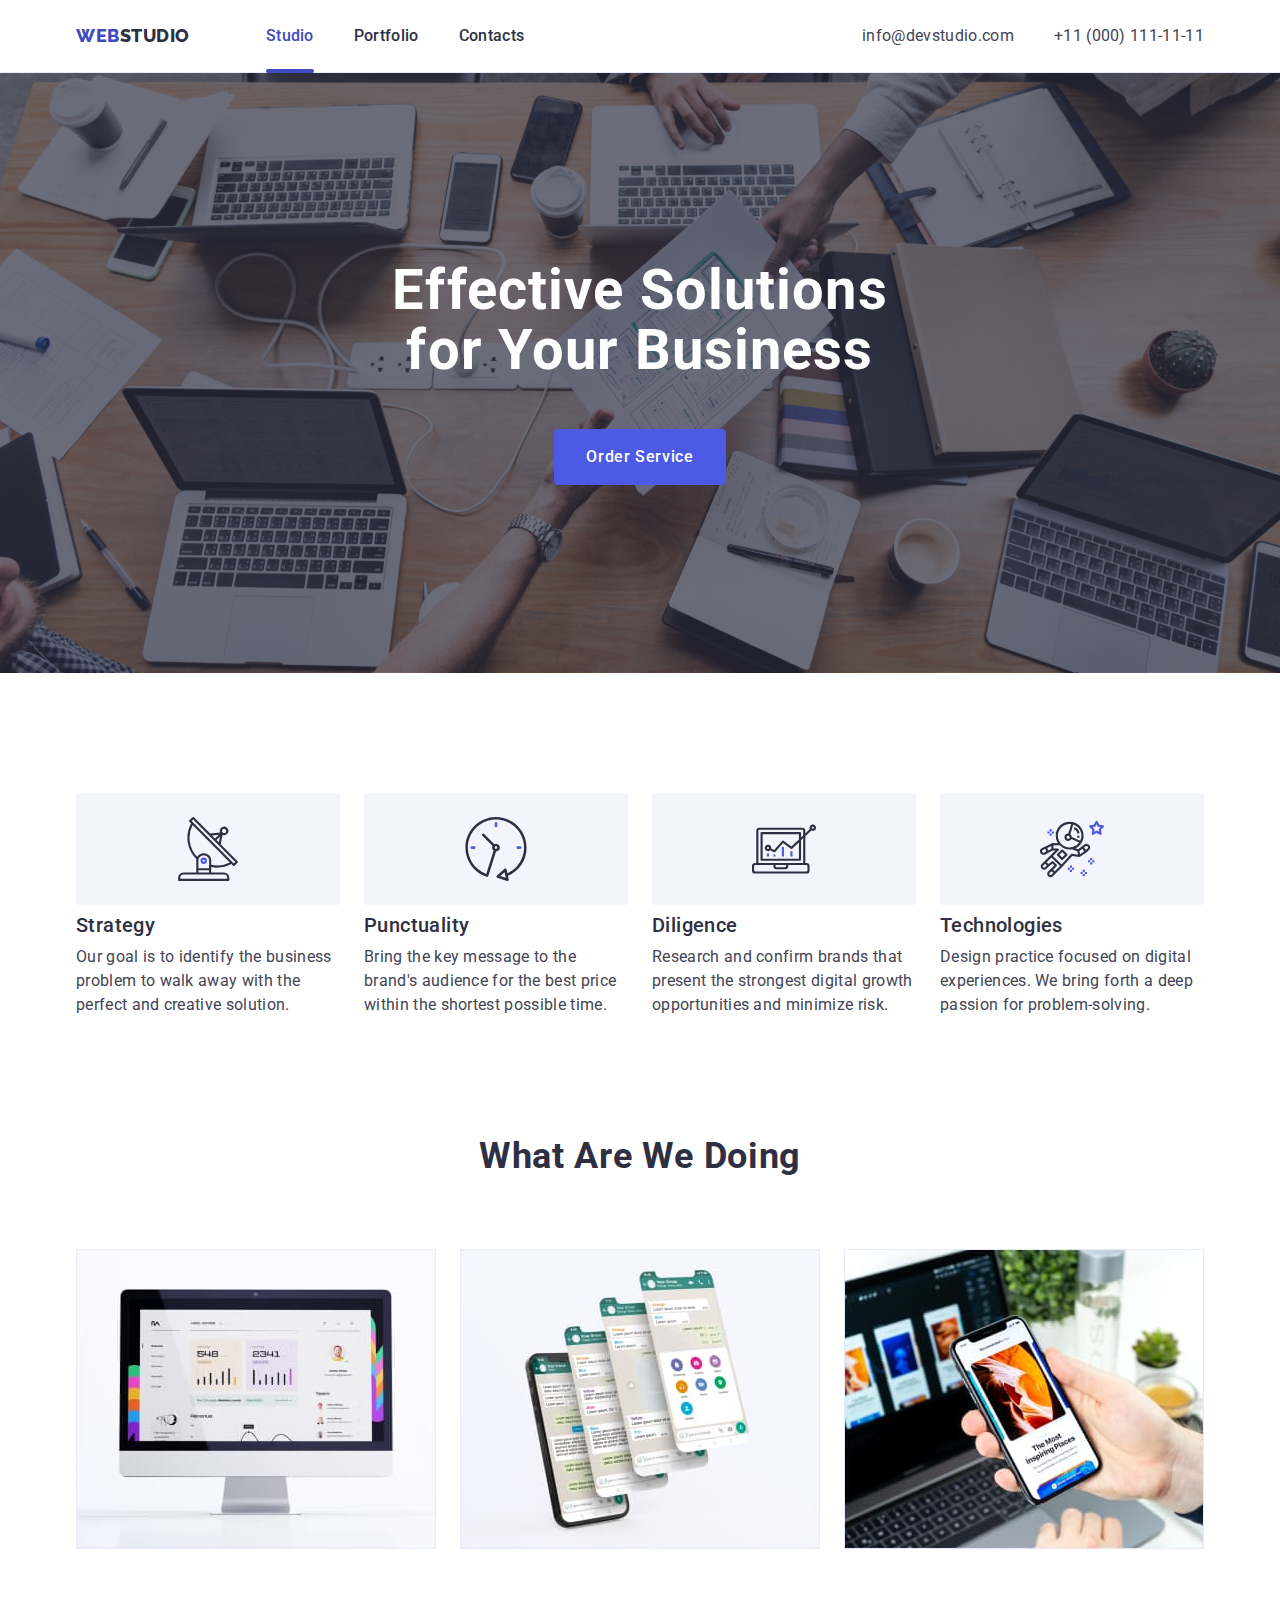
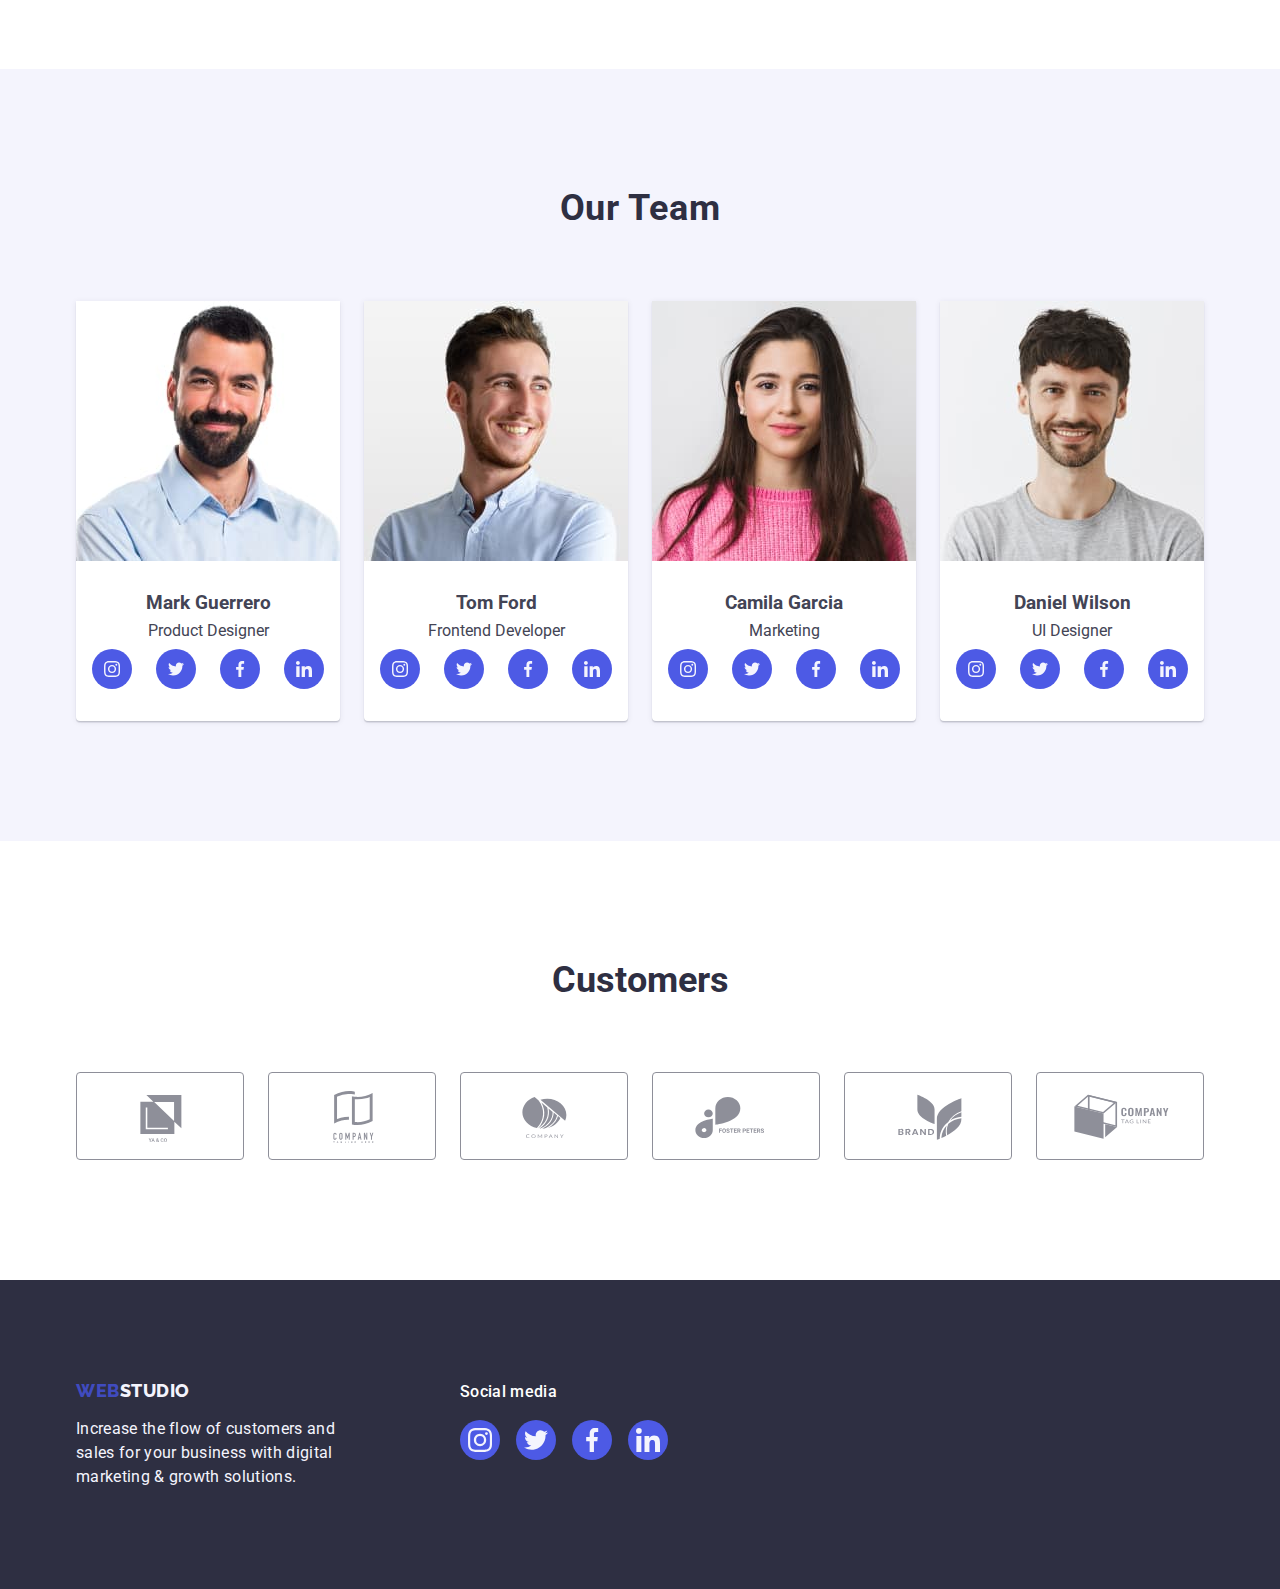
<file: index.html>
<!DOCTYPE html>
<html lang="en">
<head>
    <meta charset="UTF-8">
    <meta http-equiv="X-UA-Compatible" content="IE=edge">
    <meta name="viewport" content="width=device-width, initial-scale=1.0">
    <title>Main-Page</title>
    <link rel="preconnect" href="https://fonts.googleapis.com">
    <link rel="preconnect" href="https://fonts.gstatic.com" crossorigin>
    <link href="https://fonts.googleapis.com/css2?family=Raleway:wght@800&family=Roboto:wght@400;500;700;900&display=swap"
        rel="stylesheet">
        <link rel="stylesheet" href="https://cdnjs.cloudflare.com/ajax/libs/modern-normalize/1.1.0/modern-normalize.min.css">
    <link rel="stylesheet" href="./css/styles.css">
</head>
<body>
        <header class="page-header">
            <div class="container page-header-container">
                <nav class="page-navigation">
                <a class="logo link" href="./index.html">Web<span class="logo-st">Studio</span></a>
                <ul class="menu list">
                <li class="menu-item"><a class="menu-link link line" href="./index.html">Studio</a></li>
                <li class="menu-item"><a class="menu-link link" href="./portfolio.html">Portfolio</a></li>
                <li class="menu-item"><a class="menu-link link " href="">Contacts</a></li>
            </ul>
        </nav>
            
        <address class="header-contact-list">
                <ul class="contact-list list">
                <li><a class="contact-link link" href="mailto:info@devstudio.com">info@devstudio.com</a></li>
                <li><a class="contact-link link" href="tel:+110001111111">+11 (000) 111-11-11</a></li>
            </ul>
            
        </address></div>
                
        </header>
        <main>
                <section class="hero">
                    <div class="container">
                        <h1 class="text-hero">Effective Solutions <br>
            for Your Business</h1>
                <button class="button-hero button" type="button" data-modal-open>Order Service</button></div>
               
            </section>
            
            <!--Наш напрямок-->
                <section class="our-way">
                    <div class="container">
                        <h2 hidden class="our-way-text visually-hidden">features</h2>
                <ul class="our-direction list">
                    <li class="list-our-way">
                    
                            <div class="icon-item">
                                <svg  width="64" height="64">
                                <use href="./images/icons.svg#icon-antenna"></use>
                            </svg></div>
                            
                        
                        <h3 class="text-main-our-way">Strategy</h3>
                        <p class="text-minor-our-way">Our goal is to identify the business
                        problem to walk away with the perfect and creative solution.</p>
                    </li>
                    <li class="list-our-way">
                        
                            <div class="icon-item">
                                <svg  width="64" height="64">
                                <use href="./images/icons.svg#icon-clock"></use>
                            </svg></div>
                            
                        
                        <h3 class="text-main-our-way">Punctuality</h3>
                        <p class="text-minor-our-way">Bring the key message to the brand's audience for the best price within the shortest possible time.</p>
                    </li>
                    <li class="list-our-way">
                        <div class="icon-item">
                            <svg  width="64" height="64">
                                <use href="./images/icons.svg#icon-diagram"></use>
                            </svg></div>
                            
                        
                        <h3 class="text-main-our-way">Diligence</h3>
                        <p class="text-minor-our-way">Research and confirm brands that present the strongest digital growth opportunities and minimize risk.</p>
                    </li>
                    <li class="list-our-way">
                        <div class="icon-item">
                            <svg  width="64" height="64">
                                <use href="./images/icons.svg#icon-astronaut"></use>
                            </svg></div>
                            
                        
                        <h3 class="text-main-our-way">Technologies</h3>
                        <p class="text-minor-our-way">Design practice focused on digital experiences. We bring forth a deep passion for problem-solving.</p>
                    </li>
                </ul></div>
                

            </section>
            
            <!--Що ми робимо-->
                <section class="section-our-works">
                    <div class="container">
                        <h2 class="our-works">  What are we doing </h2>
                <ul class="list list-our-work">
                    <li class="our-works-photo"><img src="./images/what-we-are-douing/rectangle.jpg" alt="що ми робимо" 
                        width="360" 
                        height="300">
                    </li>
                    <li class="our-works-photo"><img src="./images/what-we-are-douing/rectangle1.jpg" alt="що ми робимо"
                        width="360"
                         height="300">
                    </li>
                    <li class="our-works-photo"><img src="./images/what-we-are-douing/rectangle2.jpg" alt="що ми робимо"
                        width="360" 
                        height="300"></li>
                </ul></div>
            </section>
            
           <!--Наша команда-->
            <section class="main-team section-our-team">
                <div class="container">
                    <h2 class="text-main-team">Our Team</h2>
                 <ul class="list list-our-team">
                    <li class="team-list-item">
                        <img src="./images/our-team/mark.jpg" alt="наша команда" width="264"
                         height="260">
                         <div class="team-name">
                            <h3 class="text-main-our-team">Mark Guerrero</h3>
                        <p class="text-minor-our-team">Product Designer</p>
                    <ul class="list social-list social-list-team">
                        <li class="social-list-item">
                            <a  href="" class="social-list-link social-list-link-team">
                                <svg class="icons-social" width="16"
                        height="16">
                                <use href="./images/icons.svg#icon-instagram">
                                </use>
                            </svg></a>
                        </li>
                        <li class="social-list-item">
                            <a href="" class="social-list-link social-list-link-team">
                                <svg class="icons-social" width="16"
                        height="16">
                                <use href="./images/icons.svg#icon-twitter"></use>
                            </svg></a>
                            
                        </li>
                        <li class="social-list-item">
                            <a href="" class="social-list-link social-list-link-team"><svg class="icons-social" width="16"
                        height="16">
                                <use href="./images/icons.svg#icon-facebook"></use>
                            </svg></a>
                            
                        </li>
                        <li class="social-list-item">
                            <a href="" class="social-list-link social-list-link-team"><svg class="icons-social" width="16"
                        height="16">
                                <use href="./images/icons.svg#icon-linkedin"></use>
                            </svg></a>
                           
                        </li>
                    </ul>
                    </div>
                        
                        </li>
                    
                    <li class="team-list-item">
                        <img src="./images/our-team/tom.jpg" alt="наша команда"
                        width="264" 
                        height="260">
                        <div class="team-name">
                            <h3 class="text-main-our-team">Tom Ford</h3>
                        <p class="text-minor-our-team">Frontend Developer</p>
                        <ul class="list social-list social-list-team">
                            <li class="social-list-item">
                                <a href="" class="social-list-link social-list-link-team">
                                    <svg class="icons-social" width="16" height="16">
                                        <use href="./images/icons.svg#icon-instagram">
                                        </use>
                                    </svg></a>
                            </li>
                            <li class="social-list-item">
                                <a href="" class="social-list-link social-list-link-team">
                                    <svg class="icons-social" width="16" height="16">
                                        <use href="./images/icons.svg#icon-twitter"></use>
                                    </svg></a>
                        
                            </li>
                            <li class="social-list-item">
                                <a href="" class="social-list-link social-list-link-team"><svg class="icons-social" width="16" height="16">
                                        <use href="./images/icons.svg#icon-facebook"></use>
                                    </svg></a>
                        
                            </li>
                            <li class="social-list-item">
                                <a href="" class="social-list-link social-list-link-team"><svg class="icons-social" width="16" height="16">
                                        <use href="./images/icons.svg#icon-linkedin"></use>
                                    </svg></a>
                        
                            </li>
                        </ul>
                    </div>
                        
                    </li>
                    
                    <li class="team-list-item"><img src="./images/our-team/camila.jpg" alt="наша команда"
                        width="264" 
                        height="260">
                        <div class="team-name">
                            <h3 class="text-main-our-team">Camila Garcia</h3>
                        <p class="text-minor-our-team">Marketing</p>
                        <ul class="list social-list social-list-team">
                            <li class="social-list-item">
                                <a href="" class="social-list-link social-list-link-team">
                                    <svg class="icons-social" width="16" height="16">
                                        <use href="./images/icons.svg#icon-instagram">
                                        </use>
                                    </svg></a>
                            </li>
                            <li class="social-list-item">
                                <a href="" class="social-list-link social-list-link-team">
                                    <svg class="icons-social" width="16" height="16">
                                        <use href="./images/icons.svg#icon-twitter"></use>
                                    </svg></a>
                        
                            </li>
                            <li class="social-list-item">
                                <a href="" class="social-list-link social-list-link-team"><svg class="icons-social" width="16" height="16">
                                        <use href="./images/icons.svg#icon-facebook"></use>
                                    </svg></a>
                        
                            </li>
                            <li class="social-list-item">
                                <a href="" class="social-list-link social-list-link-team"><svg class="icons-social" width="16" height="16">
                                        <use href="./images/icons.svg#icon-linkedin"></use>
                                    </svg></a>
                        
                            </li>
                        </ul>
                    </div>
                        
                    </li>
                    
                    <li class="team-list-item"><img src="./images/our-team/daniel.jpg" alt="наша команда"
                        width="264" 
                        height="260">
                        <div class="team-name">
                            <h3 class="text-main-our-team">Daniel Wilson</h3>
                        <p class="text-minor-our-team">UI Designer</p>
                        <ul class="list social-list social-list-team">
                            <li class="social-list-item">
                                <a href="" class="social-list-link social-list-link-team">
                                    <svg class="icons-social" width="16" height="16">
                                        <use href="./images/icons.svg#icon-instagram">
                                        </use>
                                    </svg></a>
                            </li>
                            <li class="social-list-item">
                                <a href="" class="social-list-link social-list-link-team">
                                    <svg class="icons-social" width="16" height="16">
                                        <use href="./images/icons.svg#icon-twitter"></use>
                                    </svg></a>
                        
                            </li>
                            <li class="social-list-item">
                                <a href="" class="social-list-link social-list-link-team"><svg class="icons-social" width="16" height="16">
                                        <use href="./images/icons.svg#icon-facebook"></use>
                                    </svg></a>
                        
                            </li>
                            <li class="social-list-item">
                                <a href="" class="social-list-link social-list-link-team"><svg class="icons-social" width="16" height="16">
                                        <use href="./images/icons.svg#icon-linkedin"></use>
                                    </svg></a>
                        
                            </li>
                        </ul>
                    </div>
                        
                    </li>
                    
                 </ul></div>
            </section>

          <!--Клієнти-->
            <section class="customers">
                <div class="container">
                    <h2 class="customers-main">Customers</h2>
                    <ul class="list customers-list">
                        <li class="customers-item"> 
                            <a class="customers-id" href=""> <svg class="customers-bt" width="104"
                            height="56">
                            <use href="./images/icons.svg#icon-Logo">
                            </use>
                        </svg></a></li>
                        <li class="customers-item">
                            <a class="customers-id" href=""> <svg class="customers-bt" width="104"
                            height="56">
                            <use  href="./images/icons.svg#icon-Logo1"></use>
                        </svg></a></li>
                        <li class="customers-item">
                             <a class="customers-id" href=""> <svg class="customers-bt" width="104"
                            height="56">
                            <use  href="./images/icons.svg#icon-Logo2"></use>
                        </svg></a></li>
                        <li class="customers-item"> 
                            <a class="customers-id" href=""> <svg class="customers-bt" width="104"
                            height="56">
                            <use  href="./images/icons.svg#icon-Logo3"></use>
                        </svg></a></li>
                        <li class="customers-item"> 
                            <a class="customers-id" href=""> <svg class="customers-bt" width="104"
                            height="56">
                            <use  href="./images/icons.svg#icon-Logo4"></use>
                        </svg></a></li>
                        <li class="customers-item">
                            <a class="customers-id" href=""> <svg class="customers-bt" width="104"
                            height="56">
                            <use  href="./images/icons.svg#icon-Logo5"></use>
                        </svg></a></li>
                    </ul>
                </div>

            </section>
            
        </main>
            <footer class="page-footer">
                <div class="container footer-container">
                    <div class="footer-item">
                        <a class="logo link logo-footer-page " href="./index.html">Web<span class="logo-footer">Studio</span></a>
            <p class="text-footer">Increase the flow of customers and sales for your business with digital marketing & growth solutions.</p>
                    </div>
                   
                    <div>
                         <p class="footer-icon-title">Social media</p> 
                        <ul class="list footer-socials  social-list">
                            <li class="social-list-item">
                                <a href="" class="social-list-link social-list-link-footer">
                                    <svg class="icons-social" width="24" height="24">
                                        <use href="./images/icons.svg#icon-instagram">
                                        </use>
                                    </svg></a>
                            </li>
                            <li class="social-list-item">
                                <a href="" class="social-list-link social-list-link-footer">
                                    <svg class="icons-social" width="24" height="24">
                                        <use href="./images/icons.svg#icon-twitter"></use>
                                    </svg></a>
                        
                            </li>
                            <li class="social-list-item">
                                <a href="" class="social-list-link social-list-link-footer"><svg class="icons-social" width="24" height="24">
                                        <use href="./images/icons.svg#icon-facebook"></use>
                                    </svg></a>
                        
                            </li>
                            <li class="social-list-item">
                                <a href="" class="social-list-link social-list-link-footer"><svg class="icons-social" width="24" height="24">
                                        <use href="./images/icons.svg#icon-linkedin"></use>
                                    </svg></a>
                        
                            </li>
                        </ul>

                    </div>
                    </div>
            
                
        </footer>
        <div class="backdrop is-hidden" data-modal>
            <div class="modal-window">
                <button type="button" class="modal-close-btn button" data-modal-close><svg class="modal-close-icon" width="8" height="8">
                    <use href="./images/icons.svg#icon-x-end"></use>
                </svg></button></div>

        </div>
        <script src="./js/modal.js"></script>
</body>
</html>
</file>
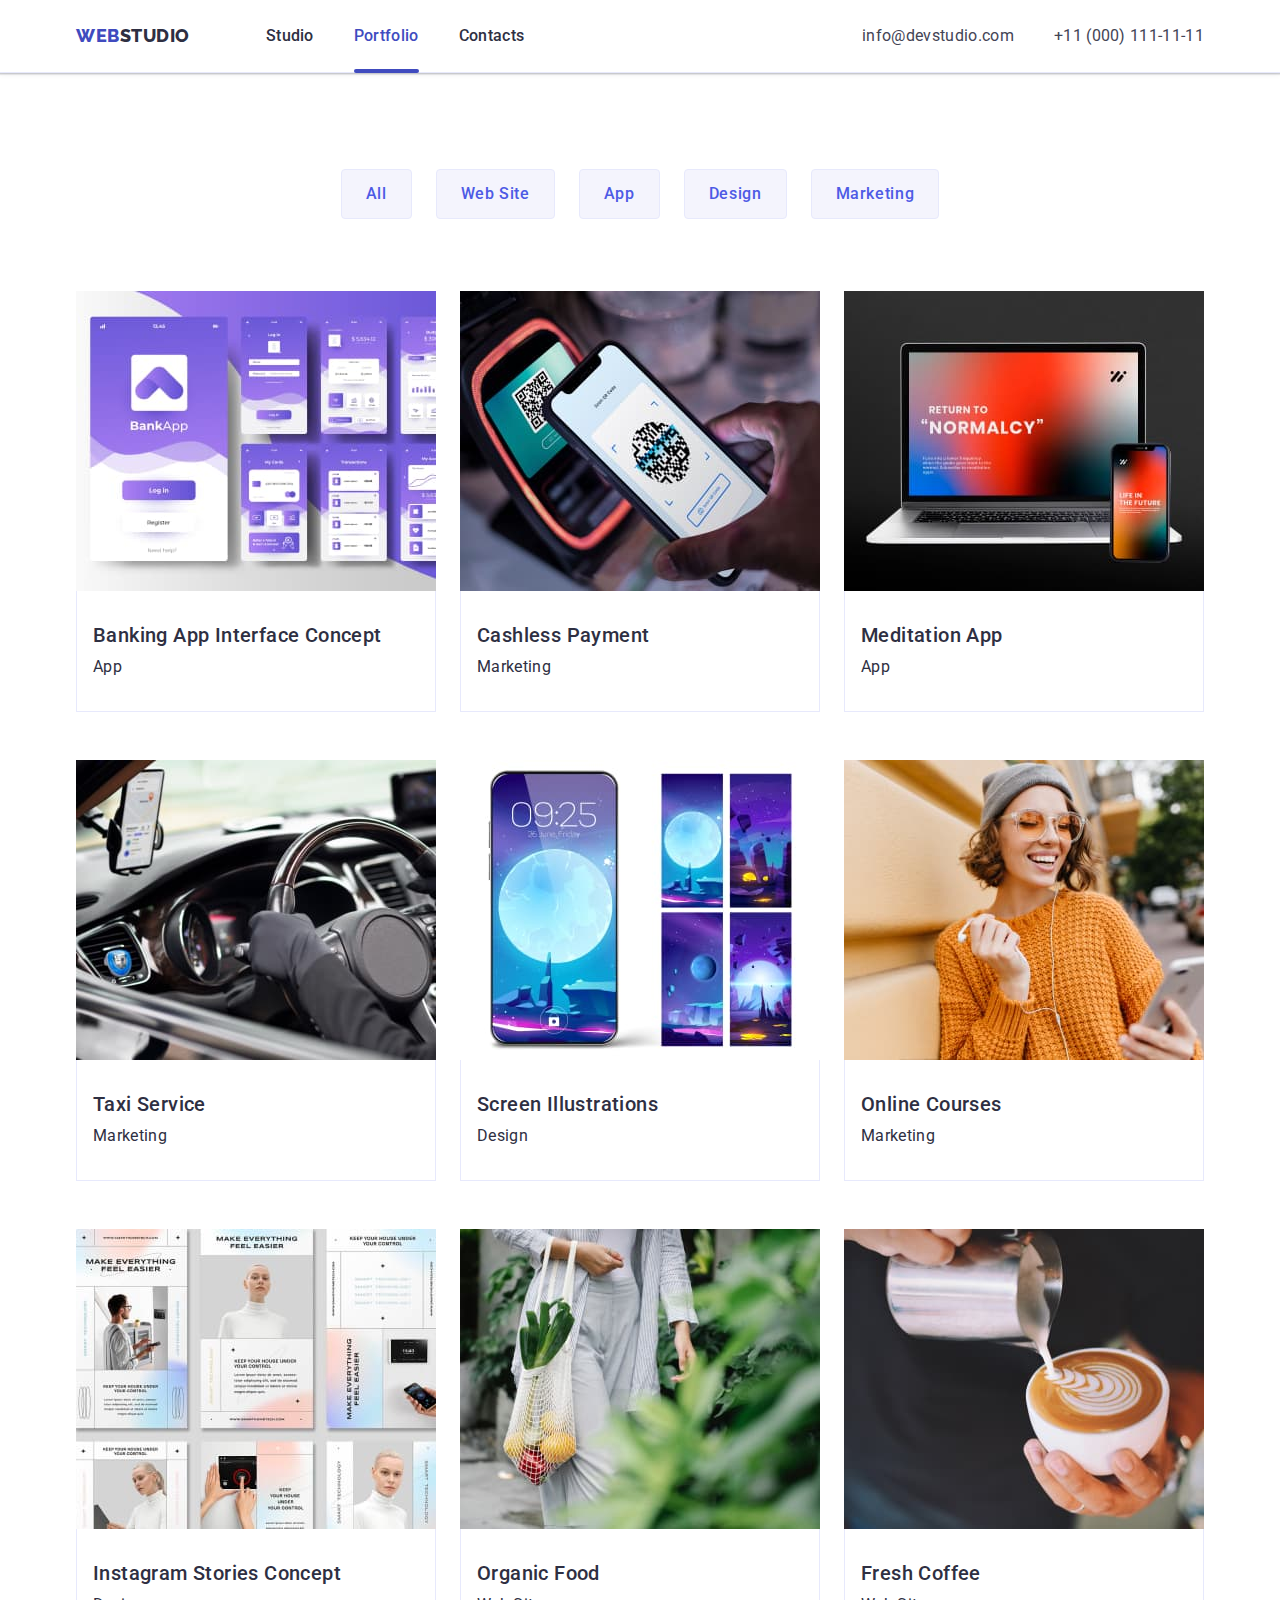
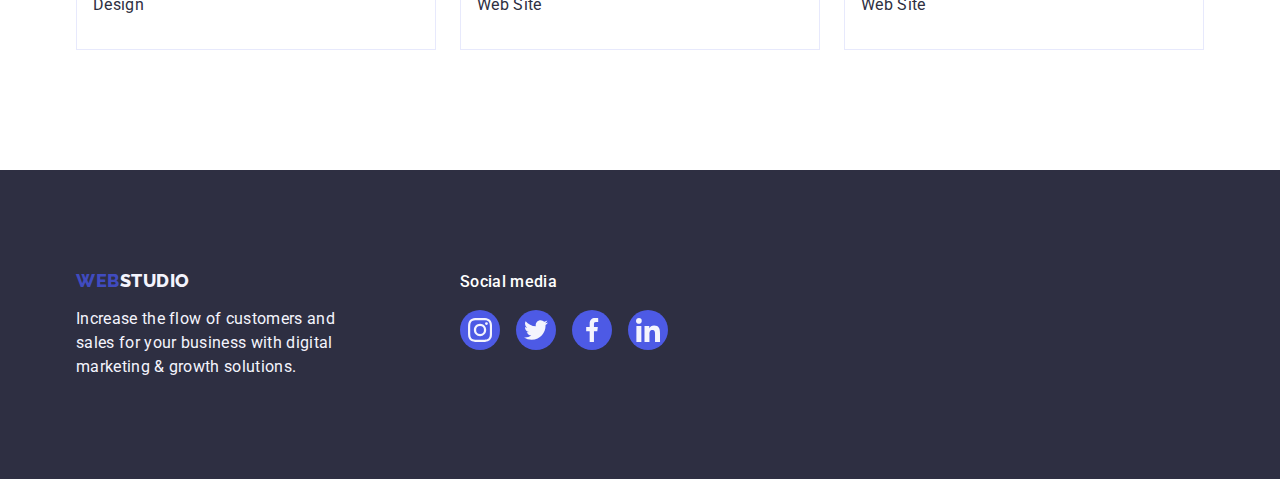
<file: portfolio.html>
<!DOCTYPE html>
<html lang="en">
<head>
    <meta charset="UTF-8">
    <meta http-equiv="X-UA-Compatible" content="IE=edge">
    <meta name="viewport" content="width=device-width, initial-scale=1.0">
    <title>Portfolio</title>
    <link rel="preconnect" href="https://fonts.googleapis.com">
    <link rel="preconnect" href="https://fonts.gstatic.com" crossorigin>
    <link href="https://fonts.googleapis.com/css2?family=Raleway:wght@800&family=Roboto:wght@400;500;700;900&display=swap"
        rel="stylesheet">
        <link rel="stylesheet" href="https://cdnjs.cloudflare.com/ajax/libs/modern-normalize/1.1.0/modern-normalize.min.css">
    <link rel="stylesheet" href="./css/styles.css">
</head>
<body>
    <header class="page-header">
        <div class="container page-header-container">
            <nav class="page-navigation">
            <a class="logo link" href="./index.html">Web<span class="logo-st">Studio</span></a>
            <ul class="menu list">
                <li class="menu-item"><a class="menu-link link" href="./index.html">Studio</a></li>
                <li class="menu-item"><a class="menu-link link line" href="./portfolio.html">Portfolio</a></li>
                <li class="menu-item"><a class="menu-link link " href="">Contacts</a></li>
            </ul>
        </nav>
        
        <address class="header-contact-list">
                <ul class="contact-list list">
                <li><a class="contact-link link" href="mailto:info@devstudio.com">info@devstudio.com</a></li>
                <li><a class="contact-link link" href="tel:+110001111111">+11 (000) 111-11-11</a></li>
            </ul>
            
        </address></div>
            
    </header>
    <main>
        <!--Портфоліо, фото, Кнопки, опис-->
        <section class="img-pf ">
            <div class="container">
                 <h1 class="hero-portfolio" hidden>PortfolioItems></h1>
            <ul class=" list list-portfolio-buttom">
                <li><button class="main-but-pf button button-pf" type="button">All</button></li>
                <li><button class="main-but-pf button button-pf" type="button">Web Site</button></li>
                <li><button class="main-but-pf button button-pf" type="button">App</button></li>
                <li><button class="main-but-pf button button-pf" type="button">Design</button></li>
                <li><button class="main-but-pf button button-pf" type="button">Marketing</button></li>
            </ul>
                <ul class="list list-portfolio">
                <li class="item">
                        <a class="link img-pf-item" href="">
                            <div class="employees-list-img-wrapper"><img class="" src="./images/Portfolio/bankingapp.jpg" alt="apps-photo"
                        width="360"
                        height="300"/> <p class="overlay">14 Stylish and User-Friendly App Design Concepts · Task Manager App · Calorie Tracker App · Exotic Fruit Ecommerce App ·
                        Cloud Storage App</p></div>
                        
                        <div class="list-pf">
                            <h2 class="text-main text-main-pf">Banking App Interface Concept</h2>
                    <p class="text-minor text-minor-pf">App</p></div>
                     </a>
                </li>
                <li class="item">
                    <a class="link img-pf-item" href="">
                        <div class="employees-list-img-wrapper"><img class="" src="./images/Portfolio/cashlesspayment.jpg" alt="marketing-photo" 
                        width="360"
                         height="300"> 
                        <p class="overlay">14 Stylish and User-Friendly App Design Concepts · Task Manager App · Calorie Tracker App · Exotic
                            Fruit Ecommerce App ·
                            Cloud Storage App</p></div>
                        
                         <div class="list-pf">
                            <h2 class="text-main text-main-pf">Cashless Payment</h2>
                        <p class="text-minor text-minor-pf">Marketing</p></div>
                         </a>
                </li>
                <li class="item">
                    <a class="link img-pf-item" href="">
                        <div class="employees-list-img-wrapper"><img class="" src="./images/Portfolio/meditationapp.jpg" alt="apps-photo"
                     width="360"
                        height="300">
                        <p class="overlay">14 Stylish and User-Friendly App Design Concepts · Task Manager App · Calorie Tracker App · Exotic
                            Fruit Ecommerce App ·
                            Cloud Storage App</p></div>
                         <div class="list-pf"><h2 class="text-main text-main-pf">Meditation App</h2>
                    <p class="text-minor text-minor-pf">App</p></div>
                     </a>
                    
                </li>
                <li class="item">
                    <a class="link img-pf-item" href="marketing"> 
                        <div class="employees-list-img-wrapper"><img class="" src="./images/Portfolio/taxiservice.jpg" alt="marketing-photo"
                     width="360"
                        height="300"> <p class="overlay">14 Stylish and User-Friendly App Design Concepts · Task Manager App · Calorie Tracker App · Exotic
                            Fruit Ecommerce App ·
                            Cloud Storage App</p></div>
                        
                         <div class="list-pf"><h2 class="text-main text-main-pf">Taxi Service</h2>
                    <p class="text-minor text-minor-pf">Marketing</p></div>
                    </a>
                    
                </li>
                <li class="item">
                    <a class="link img-pf-item" href="desing">
                        <div class="employees-list-img-wrapper"><img class="" src="./images/Portfolio/screenillustrations.jpg" alt="design-photo"
                     width="360"
                        height="300"> <p class="overlay">14 Stylish and User-Friendly App Design Concepts · Task Manager App · Calorie Tracker App · Exotic
                            Fruit Ecommerce App ·
                            Cloud Storage App</p></div>
                        
                        <div class="list-pf"><h2 class="text-main text-main-pf">Screen Illustrations</h2>
                    <p class="text-minor text-minor-pf">Design</p></div>
                     </a>
                    
                </li>
                <li class="item">
                    <a class="link img-pf-item" href=""> 
                        <div class="employees-list-img-wrapper"><img class="" src="./images/Portfolio/onlinecourse.jpg" alt="marketing-photo"
                     width="360"
                        height="300"> <p class="overlay">14 Stylish and User-Friendly App Design Concepts · Task Manager App · Calorie Tracker App · Exotic
                            Fruit Ecommerce App ·
                            Cloud Storage App</p></div>
                         <div class="list-pf"><h2 class="text-main text-main-pf">Online Courses</h2>
                    <p class="text-minor text-minor-pf">Marketing</p></div>
                    </a>
                    
                </li>
                <li class="item">
                    <a class="link img-pf-item" href=""> 
                        <div class="employees-list-img-wrapper"><img class="" src="./images/Portfolio/instagramstories.jpg" alt="design-photo"
                    width="360"
                        height="300"> <p class="overlay">14 Stylish and User-Friendly App Design Concepts · Task Manager App · Calorie Tracker App · Exotic
                            Fruit Ecommerce App ·
                            Cloud Storage App</p></div>
                         <div class="list-pf"><h2 class="text-main text-main-pf">Instagram Stories Concept</h2>
                    <p class="text-minor text-minor-pf">Design</p></div>
                     </a>
                    
                </li>
                <li class="item">
                    <a class="link img-pf-item" href=""> 
                        <div class="employees-list-img-wrapper"><img class="" src="./images/Portfolio/organicfood.jpg" alt="web-photo"
                    width="360"
                        height="300"> <p class="overlay">14 Stylish and User-Friendly App Design Concepts · Task Manager App · Calorie Tracker App · Exotic
                            Fruit Ecommerce App ·
                            Cloud Storage App</p></div>
                         <div class="list-pf"><h2 class="text-main text-main-pf">Organic Food</h2>
                    <p class="text-minor text-minor-pf">Web Site</p></div>
                    </a>
                    
                </li>
                <li class="item">
                    <a class="link img-pf-item" href="">
                        <div class="employees-list-img-wrapper"><img class="" src="./images/Portfolio/frechcoffe.jpg" alt="web-photo"
                    width="360"
                        height="300"> <p class="overlay">14 Stylish and User-Friendly App Design Concepts · Task Manager App · Calorie Tracker App · Exotic
                            Fruit Ecommerce App ·
                            Cloud Storage App</p></div>
                         <div class="list-pf"><h2 class="text-main text-main-pf">Fresh Coffee</h2>
                    <p class="text-minor text-minor-pf">Web Site</p></div>
                    </a>
                    
                </li>
            </ul>
            </div>
               
        </section>
    </main>
    <footer class="page-footer">
        <div class="container footer-container">
            <div class="footer-item">
                <a class="logo link logo-footer-page " href="./index.html">Web<span class="logo-footer">Studio</span></a>
                <p class="text-footer">Increase the flow of customers and sales for your business with digital marketing &
                    growth solutions.</p>
            </div>
    
            <div>
                <p class="footer-icon-title">Social media</p>
                <ul class="list footer-socials  social-list">
                    <li class="social-list-item">
                        <a href="" class="social-list-link social-list-link-footer">
                            <svg class="icons-social" width="24" height="24">
                                <use href="./images/icons.svg#icon-instagram">
                                </use>
                            </svg></a>
                    </li>
                    <li class="social-list-item">
                        <a href="" class="social-list-link social-list-link-footer">
                            <svg class="icons-social" width="24" height="24">
                                <use href="./images/icons.svg#icon-twitter"></use>
                            </svg></a>
    
                    </li>
                    <li class="social-list-item">
                        <a href="" class="social-list-link social-list-link-footer"><svg class="icons-social" width="24"
                                height="24">
                                <use href="./images/icons.svg#icon-facebook"></use>
                            </svg></a>
    
                    </li>
                    <li class="social-list-item">
                        <a href="" class="social-list-link social-list-link-footer"><svg class="icons-social" width="24"
                                height="24">
                                <use href="./images/icons.svg#icon-linkedin"></use>
                            </svg></a>
    
                    </li>
                </ul>
    
            </div>
        </div>
    
    
    </footer>
    
</body>
</html>
</file>
<file: css/styles.css>
:root {
    --previous-color-text: #2E2F42;
    --secondary-color-text: #434455;
    --third-color-text:#FFFFFF; 
    --footer-text-color:#F4F4FD;
    --button-color-text: #4D5AE5;
    --button-color-bg: #F4F4FD;
    --main-background-color: #FFFFFF;
    --hero-background-color:#2E2F42;
    --main-but-pf-border:#e7e9fc;
    --menu-contact-link-color:#404BBF;
    --transition-duration-and-func: 250ms cubic-bezier(0.4, 0, 0.2, 1); }


h1,
h2,
h3,
h4,
p { margin-top: 0;
margin-bottom: 0;}
ul,
ol {margin-top: 0;
margin-bottom: 0;
padding-left: 0;}

img {display: block;}


body {font-family: 'Roboto', sans-serif;
color: var(--secondary-color-text);
background-color: var(--main-background-color);}

.list {list-style: none;}

.link{text-decoration: none;}

.button{cursor: pointer;}

.logo {font-family: 'Raleway',sans-serif;
font-weight: 800;
font-size: 18px;
letter-spacing: 0.03em;
line-height: 1.17;
margin-right: 76px;}

.logo {color: #404bbf;
text-transform: uppercase;}

.logo-st {color: #2E2F42;}

.header-contact-list{font-style:normal;}

.contact-link {font-size: 16px;
line-height: 1.5;
letter-spacing: 0.02em;
 padding: 24px 0;
margin-left: auto;
color: var(--secondary-color-text);
transition: color var(--transition-duration-and-func);}

.contact-link:hover,
.contact-link:focus{color: var(--menu-contact-link-color);}

.menu-link {
     position: relative;
    font-weight: 500;
font-size: 16px;
line-height: 1.5;
letter-spacing: 0.02em;
padding: 24px 0;
display: block;
color: #2e2f42;
transition: color var(--transition-duration-and-func);
}


.menu-link:hover,
.menu-link:focus{color: var(--menu-contact-link-color);}

.line::after{
   position: absolute;
    content: "";
    bottom: -1px;
        left: 0px;
    display: block;
    width: 100%;
        height: 4px;
        border-radius: 2px;
        background-color:#404BBF;
}

.line{
color: #404bbf;
}




.menu-link:hover,
.menu-link:focus{
    transition: transform;
}


.button-hero:hover,
.button-hero:focus{background-color: #404BBF; }

/* ================= HEADER ================= */
.page-header {display: flex;
align-items: center;
border-bottom: 1px solid #e7e9fc;
box-shadow:0px 2px 1px rgba(46, 47, 66, 0.08),
    0px 1px 1px rgba(46, 47, 66, 0.16),
    0px 1px 6px rgba(46, 47, 66, 0.08);
}

.page-header-container {display: flex;
align-items: center;
justify-content: space-between;}



.contact-list {display: flex;
align-items: center;
gap: 40px;}

.page-navigation {display: flex;
align-items: center;}

.menu {display: flex;
gap: 40px;}

/* ================= HERO ================= */


/*line::after {
    content: "";
    width: 100%;
    height: 4px;
    left: 0;
    bottom: 0;
    display: block;
    background-color: var(--button-h-f);
    border-radius: 2px;
    transition: var(--curent-color);
    margin-top: 24px;}*/


/*наш напрямок*/

.page-our-way {display: flex;
align-items: center;}

.list-our-way{width: calc((100% - 72px) / 4);}

.our-way-text{margin-bottom: 8px;}

.our-way{
padding-top: 120px;
padding-bottom: 120px;}

.our-direction {display: flex;
gap: 24px;}


/*наш напрямок*/

.icon-item {display: flex;
align-items: center;
height: 112px;
justify-content:center;
background: #F4F4FD;
border-radius: 4px;
margin-bottom: 8px;}



.text-main-our-way {font-weight: 500;
font-size: 20px;
line-height: 1.2;
letter-spacing: 0.02em;
margin-bottom: 8px;
color: var(--previous-color-text);}

.text-minor-our-way{
font-size: 16px;
line-height: 1.5;
letter-spacing: 0.02em;
color: var(--secondary-color-text);}

.visually-hidden {position: absolute;
white-space: nowrap;
width: 1px;
height: 1px;
overflow: hidden;
border: 0;
padding: 0;
clip: rect(0 0 0 0);
clip-path: inset(50%);
margin: -1px;}


.container{
width: 1158px;
margin-left: auto;
margin-right: auto;
padding-left: 15px;
padding-right: 15px;}


.text-hero{
font-weight: 700;
font-size: 56px;
line-height: 1.07;
letter-spacing: 0.02em;
text-align: center;
color: var(--third-color-text);
margin-left: auto;
margin-right: auto;
max-width: 496px;}

/*секція-герой-головна*/

.hero{
text-align: center;
padding: 188px 0 188px 0;
background-image: linear-gradient(rgba(46, 47, 66, 0.7), rgba(46, 47, 66, 0.7)), url('../images/people-office.jpg');
background-repeat: no-repeat;
background-position: center; 
background-size: cover;
max-width: 1440px;
margin-left: auto;
margin-right: auto;
background-color:var(--hero-background-color);}

/*кнопка-головна*/

.button-hero{
display: block;
min-width: 169px;
margin-left: auto;
margin-right: auto;
font-family: 'Roboto', sans-serif;
font-weight: 500;
font-size: 16px;
line-height: 1.5;
letter-spacing: 0.04em;
padding: 16px 32px;
border: none;
border-radius: 4px ;
color: #FFFFFF;
background-color: #4D5AE5;
transition: background-color 250ms cubic-bezier(0.4, 0, 0.2, 1);}


/*головний текст на банері*/

.text-hero{
margin-bottom: 48px;
color: var(--third-color-text);}


/*Що ми робимо*/

.list-our-work{
display: flex;
gap: 24px;}

.section-our-works {
padding-bottom: 120px;}

.our-works-photo{
 
}

.our-works{
font-weight: 700;
font-size: 36px;
line-height: 1.11;
text-align: center;
letter-spacing: 0.02em;
text-transform: capitalize;
margin-bottom: 72px;
color: var(--previous-color-text);}

/*Наша команда*/

.team-name{
padding: 32px 0;
text-align: center;}

.text-main-our-team{
}

.text-minor-our-team{
margin-top: 8px;}

.section-our-team{
padding-bottom: 120px;
padding-top: 120px;}

.list-our-team{
display: flex;
gap: 24px;
align-items: center;}

.team-list-item{
box-shadow: 0px 1px 6px rgba(46, 47, 66, 0.08),
    0px 1px 1px rgba(46, 47, 66, 0.16),
    0px 2px 1px rgba(46, 47, 66, 0.08);;
border-radius: 0px 0px 4px 4px;}


.text-main-team{
font-weight: 700;
font-size: 36px;
line-height: 1.11;
text-align: center;
letter-spacing: 0.02em;
text-transform: capitalize;
margin-bottom:72px;
color: var(--previous-color-text);}

.main-team{
background: #F4F4FD;}

.social-list{
display: flex;
justify-content: center;
gap: 24px;}

.social-list-link-team:hover ,
.social-list-link-team:focus {background-color:  #404BBF;}

.social-list-item{
width: 40px;
height: 40px;}

.social-list-team{
margin-top: 8px;}

.social-list-link{
display: flex;
align-items: center;
justify-content: center;
width: 100%;
height: 100%;
border-radius: 50%;
background-color:#4D5AE5;
transition: background-color 250ms cubic-bezier(0.4, 0, 0.2, 1);}

.our-team-icons{
display: flex;
align-items: center;
padding: 0px;
gap: 24px;
width: 232px;
height: 40px;}

.icons-social{
fill: #F4F4FD;}


/* Клієнти*/

.customers{
    padding-top: 120px;
    padding-bottom: 120px;
}

.customers-main{
display: flex;
align-items: center;
justify-content: center;
font-family: 'Roboto' sans-serif;
font-style: normal;
font-weight: 700;
font-size: 36px;
line-height: 1.1;
margin-bottom: 72px;
color: var(--previous-color-text);}

.customers-list{
display: flex;
flex-direction: row;
align-items: flex-start;
align-items: center;
justify-content:center;
padding: 0px;
gap: 24px;
margin-top: 72px;}

.customers-id{
display: flex;
align-items: center;
justify-content: center;
border: 1px solid rgb(142, 143, 153);
border-radius: 4px;
color: rgb(142, 143, 153);
height: 100%;
width: 100%;
transition: border-color 250ms cubic-bezier(0.4, 0, 0.2, 1),
    color 250ms cubic-bezier(0.4, 0, 0.2, 1);
}

.customers-item{
width: calc((100% - 120px) / 6);
height: 88px;}

.customers-bt{fill: currentColor;}

.customers-id:hover,
.customers-id:focus{border-color: rgb(64, 75, 191);color:rgb(64, 75, 191);;}

        
/*текст футера*/
.footer-item{
margin-right: 120px;}

.footer-container{
display: flex;
flex-direction: row;
align-items: baseline;}

.footer-icon-title{
font-family: 'Roboto'sans-serif;
font-style: normal;
font-weight: 500;
font-size: 16px;
line-height: 24px;
letter-spacing: 0.02em;
margin-bottom: 16px;
color: var(--third-color-text);}

.social-list-link-footer {
    
    
}
.social-list-link-footer:hover,
.social-list-link-footer:focus{ background-color: rgb(49, 208, 170);;}

.footer-socials{margin-top: 16px;
gap: 16px;}
    



.text-footer{
font-size: 16px;
line-height: 1.5;
letter-spacing: 0.02em;
max-width: 264px;
color: var(--footer-text-color);}

.page-footer{
padding-top: 100px ;
padding-bottom: 100px ;
background-color: #2e2f42;}

.logo-footer{color: #F4F4FD;}

.logo-footer-page{
margin-bottom: 16px;
display: inline-block;}

.backdrop{
    position: fixed;
    top: 0;
    left: 0;
    width: 100%;
    height: 100%;
    transition: opacity 250ms cubic-bezier(0.4, 0, 0.2, 1), visibility 250ms cubic-bezier(0.4, 0, 0.2, 1);
    background-color: rgba(46, 47, 66, 0.4);;
}

.modal-window{
    transition: transform 250ms cubic-bezier(0.4, 0, 0.2, 1);
    position: absolute;
    top: 50%;
    left: 50%;
    transform: translate(-50%, -50%) scale(1) rotate(1turn);
    width: 408px;
    min-height: 576px;
    height: 584px;
    background-color: rgb(252, 252, 252);
    border-radius: 4px;
    box-shadow: 0px 1px 1px rgba(0, 0, 0, 0.14),
        0px 1px 3px rgba(0, 0, 0, 0.12),
        0px 2px 1px rgba(0, 0, 0, 0.2);;
    
}

    .modal-close-btn{
    position: absolute;
    top: 24px;
    right: 24px;
    display: flex;
    align-items: center;
    justify-content: center;
    border-radius: 50%;
    width: 24px;
    height: 24px;
    padding: 0;
    color: rgb(46, 47, 66);
    background: rgb(231, 233, 252);
    border: 1px solid rgba(0, 0, 0, 0.1);
    transition: background-color 250ms cubic-bezier(0.4, 0, 0.2, 1),
        border 250ms cubic-bezier(0.4, 0, 0.2, 1);
    }

    .modal-close-btn:hover ,
    .modal-close-btn:focus{
        border: none;
        color: rgb(255, 255, 255);
        background-color: rgb(64, 75, 191);
    }

    .modal-close-icon{
       
        fill: currentColor;
         transition: fill 250ms cubic-bezier(0.4, 0, 0.2, 1);
    }

    .is-hidden{
        opacity: 0;
        visibility: hidden;
        pointer-events: none;
    }

    .backdrop.is-hidden .modal-window{
    transform: translate(-50%, -50%) scale(1.5) ;
    }


/*кнопки-портфоліо*/

.button-pf{color: #4D5AE5;}
.main-but{
font-family: 'Roboto',sans-serif;
font-style: normal;
font-weight: 500;
font-size: 16px;
line-height: 1.5;
display: flex;
align-items: center;
text-align: center;
letter-spacing: 0.04em;
color: var(--button-color-text);
background-color: var(--button-color-bg);}

/* Портфоліо*/
.employees-list-img-wrapper{
    position: relative;
    overflow: hidden;
}

.img-pf-item:hover .overlay,
.img-pf-item:focus .overlay{
    transform: translateY(0%);
}

.overlay{
    position: absolute;
    top: 0;
    left: 0;
    width: 100%;
    height: 100%;
    font-family: 'Roboto',sans-serif;
    font-style: normal;
    font-weight: 400;
    font-size: 16px;
    line-height: 24px;
    letter-spacing: 0.02em;
    padding: 40px 32px;
    color: rgb(244, 244, 253);
    background: rgb(77, 90, 229);
    overflow: auto;
    transform: translate(0px,100%);
    transition:transform 250ms cubic-bezier(0.4, 0, 0.2, 1);
}

.pf-main-but{padding: 72px;}

.text-main-pf{
font-weight: 500;
font-size: 20px;
line-height: 1.2;
letter-spacing: 0.02em;
margin-bottom: 8px;
color: var(--previous-color-text);}

.text-minor{
       
}


.text-minor-pf{
margin-top: 8px;
font-size: 16px;
line-height: 1.5;
letter-spacing: 0.02em;
color: var(--previous-color-text);}


.list-portfolio-buttom{
display: flex;
gap: 24px;
justify-content: center;
margin-bottom: 72px;}

.item {flex-basis: calc((100% - 48px) / 3);}


.button-pf{
align-items: center;
text-align: center;      
letter-spacing: 0.04em;
padding: 12px 24px;
border: 1px;
border-radius: 4px;
flex-direction: row;}

.list-portfolio{
display: flex;
flex-wrap: wrap;
gap: 24px;
row-gap: 48px;}

.list-pf{
border-width: 1px ;
border-style: solid ;
border-top: none;
border-color: #E7E9FC;
padding: 32px 16px;}

.hero-portfolio{
    
}

.img-pf-item{
    display: block;
    transition: box-shadow 250ms cubic-bezier(0.4, 0, 0.2, 1);
}

.img-pf-item:hover,
.img-pf-item:focus{
    box-shadow: 0px 1px 6px rgba(46, 47, 66, 0.08),
        0px 1px 1px rgba(46, 47, 66, 0.16),
        0px 2px 1px rgba(46, 47, 66, 0.08);;
}

.img-pf{
padding-top: 96px;
padding-bottom: 120px;}


.main-but-pf{
font-family: 'Roboto', sans-serif;
font-style: normal;
font-weight: 500;
font-size: 16px;
line-height: 1.5;
display: flex;
align-items: center;
text-align: center;
letter-spacing: 0.04em;
border: 1px solid var(--main-but-pf-border);
color: var(--button-color-text);
background-color: var(--button-color-bg);
transition: color 250ms cubic-bezier(0.4, 0, 0.2, 1),
    background-color 250ms cubic-bezier(0.4, 0, 0.2, 1),
    border-color 250ms cubic-bezier(0.4, 0, 0.2, 1),
    box-shadow 250ms cubic-bezier(0.4, 0, 0.2, 1);
}

.team-list-item{ background-color: var(--main-background-color);}

.main-but-pf:hover,
.main-but-pf:focus{
box-shadow: 0px 3px 1px rgba(0, 0, 0, 0.1),
    0px 2px 1px rgba(0, 0, 0, 0.08),
    0px 2px 2px rgba(0, 0, 0, 0.12);
    border-color: transparent;
color: #FFFFFF;
background-color: #404BBF;}
</file>
